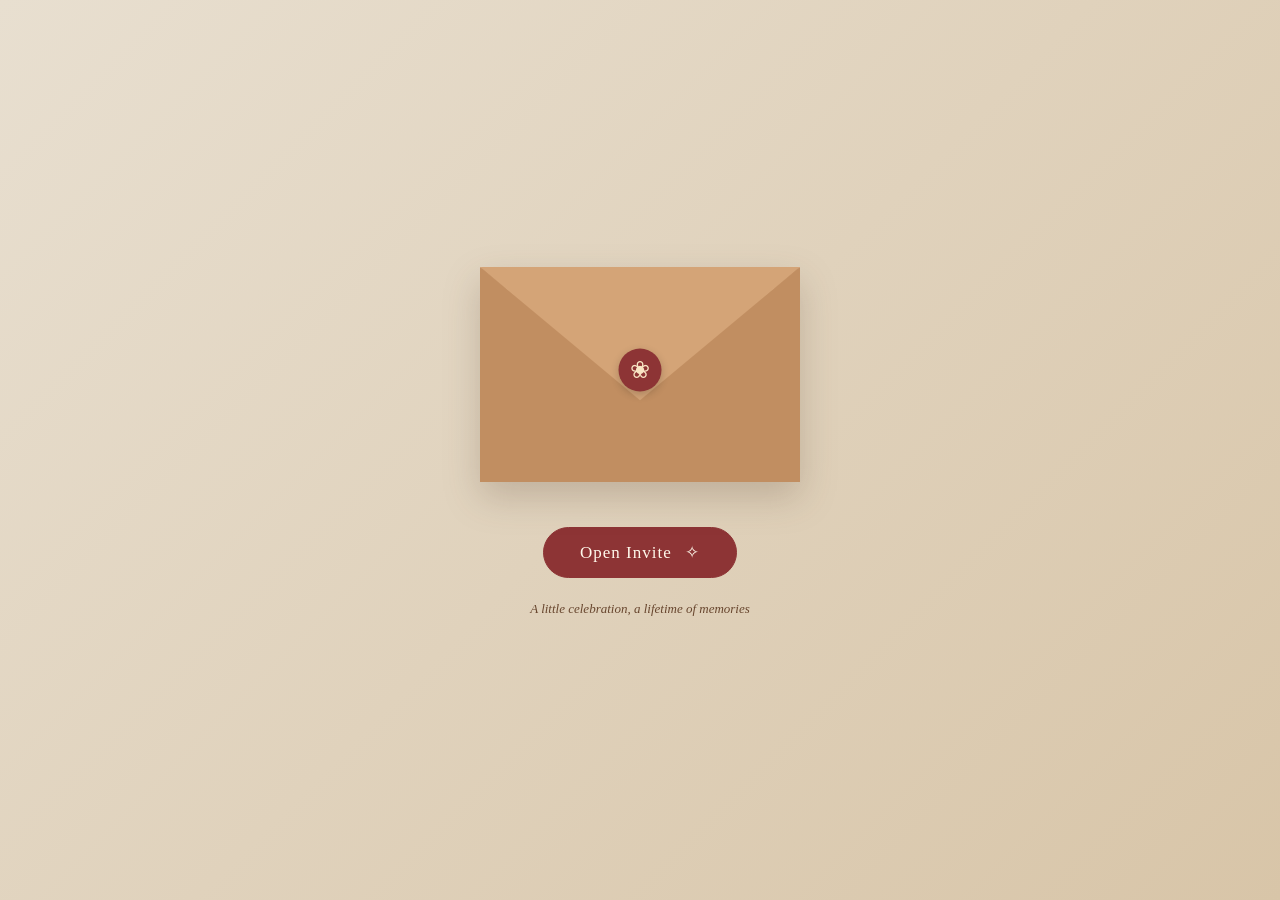
<file: index.html>
<!DOCTYPE html>
<html lang="en">
<head>
  <meta charset="UTF-8" />
  <meta name="viewport" content="width=device-width, initial-scale=1.0" />
  <meta name="theme-color" content="#f3eadb" />
  <title>Annaprasan Invitation</title>
  <link rel="preconnect" href="https://fonts.googleapis.com">
  <link rel="preconnect" href="https://fonts.gstatic.com" crossorigin>
  <link href="https://fonts.googleapis.com/css2?family=Cormorant+Garamond:wght@500;600;700&family=DM+Sans:wght@400;500;600&display=swap" rel="stylesheet">
  <link rel="stylesheet" href="css/styles.css" />
</head>
<body>
  <audio id="bgMusic" loop preload="auto">
    <source src="assets/background-music.aac" type="audio/mpeg">
  </audio>
  
<!-- ENVELOPE INTRO SCREEN -->
<div id="envelopeScreen" class="envelope-screen">
  <div class="envelope-container">

    <div class="envelope">
      <div class="envelope-back"></div>

      <div class="envelope-letter">
        <div class="letter-content">
          <p class="letter-eyebrow">A Special Invitation</p>
          <h1>You're Invited!</h1>
          <p>To celebrate a beautiful milestone in our little one's life.</p>
          <span class="letter-flower">❀</span>
        </div>
      </div>

      <div class="envelope-front"></div>
      <div class="envelope-flap"></div>

      <div class="envelope-seal">❀</div>
    </div>

    <button id="openInviteButton" class="open-invite-button">
      Open Invite <span>✧</span>
    </button>

    <p class="envelope-hint">A little celebration, a lifetime of memories</p>
  </div>
</div>

  <div id="invitationContent" style="display: none;">
  <div class="watermark" aria-hidden="true"></div>
  <header class="site-header">
    <a class="brand" href="#invitation" aria-label="Go to invitation">✿</a>
    <nav class="main-nav" aria-label="Main navigation">
      <a href="#invitation" data-en="Invitation" data-bn="আমন্ত্রণ">Invitation</a>
      <a href="#annaprasan" data-en="Annaprasan" data-bn="মুখেভাত">Annaprasan</a>
      <a href="#about" data-en="About Us" data-bn="আমাদের কথা">About Us</a>
      <a href="#venue" data-en="Venue & Date" data-bn="স্থান ও তারিখ">Venue &amp; Date</a>
    </nav>
    <button id="languageToggle" class="language-button" type="button" aria-pressed="false">Translate to Bengali</button>
    <button class="menu-toggle" id="menuToggle" type="button" aria-label="Toggle navigation" aria-expanded="false">☰</button>
    <button id="musicToggle"
            class="music-toggle is-off"
            aria-label="Play music"
            title="Play music">

        <span class="music-icon">♫</span>
        <span class="music-slash"></span>

    </button>
 
  <script>
document.addEventListener("DOMContentLoaded", function () {

    const music = document.getElementById("bgMusic");
    const toggle = document.getElementById("musicToggle");

    function updateButton(playing) {

        toggle.classList.toggle("is-off", !playing);

        toggle.setAttribute(
            "aria-label",
            playing ? "Turn music off" : "Play music"
        );

        toggle.setAttribute(
            "title",
            playing ? "Turn music off" : "Play music"
        );
    }

    // Attempt automatic playback when page opens
    music.play()
        .then(() => {
            updateButton(true);
        })
        .catch(() => {
            updateButton(false);
        });

    // Toggle music on click
    toggle.addEventListener("click", function () {

        if (music.paused) {

            music.play()
                .then(() => {
                    updateButton(true);
                })
                .catch(() => {
                    updateButton(false);
                });

        } else {

            music.pause();
            updateButton(false);

        }

    });

    // Keep icon synchronized with actual playback
    music.addEventListener("play", () => updateButton(true));
    music.addEventListener("pause", () => updateButton(false));

});
</script>
  </header>

  <main>
    <section id="invitation" class="section hero-section">
      <div class="section-inner hero-inner">
        <p class="eyebrow" data-en="A joyful family celebration" data-bn="আনন্দের পারিবারিক উৎসব">A joyful family celebration</p>
        <h1 data-en="A Little Spoonful of Tradition, A Lifetime of Blessings" data-bn="এক মুঠো আনন্দ, একরাশ আশীর্বাদ">A Little Spoonful of Tradition, A Lifetime of Blessings</h1>
        <div class="ornament" aria-hidden="true">❧ ❀ ❧</div>
        <p class="intro-copy" data-en="With hearts full of joy and gratitude, we invite you to join us as we celebrate a beautiful milestone in our little princess Shrinika’s life — her Annaprasan (Mukhe Bhaat).

As she takes her first little steps into a world of new tastes, traditions and countless adventures, we would be delighted to have your love, blessings and presence by our side.

Come, be a part of this special day and make our cherished memories even more beautiful"
          data-bn="অফুরন্ত আনন্দ ও কৃতজ্ঞতায় ভরা হৃদয় নিয়ে, আমাদের ছোট্ট রাজকন্যা শ্রিনিকার জীবনের এক সুন্দর মুহূর্ত—তার অন্নপ্রাশন (মুখে ভাত) উপলক্ষে আপনাদের সাদর আমন্ত্রণ জানাই।
নতুন নতুন স্বাদ, ঐতিহ্য আর অসংখ্য রঙিন অভিযানের জগতে আমাদের ছোট্ট সোনামণির প্রথম পদক্ষেপের এই শুভক্ষণে আপনাদের ভালোবাসা, আশীর্বাদ ও সান্নিধ্য আমাদের একান্ত কাম্য।
এই বিশেষ দিনটিকে আরও আনন্দময় ও স্মরণীয় করে তুলতে আপনাদের সপরিবারে উপস্থিতি আমাদের একান্তভাবে আনন্দিত করবে।
আসুন, আমাদের এই আনন্দের মুহূর্তের অংশীদার হোন এবং আপনাদের ভালোবাসা ও আশীর্বাদে আমাদের স্মৃতির ঝুলিকে আরও সুন্দর করে তুলুন।">With hearts full of joy and gratitude, we invite you to join us as we celebrate a beautiful milestone in our little princess Shrinika’s life — her Annaprasan (Mukhe Bhaat).

As she takes her first little steps into a world of new tastes, traditions and countless adventures, we would be delighted to have your love, blessings and presence by our side.

Come, be a part of this special day and make our cherished memories even more beautiful!</p>
        <a class="text-link" href="#venue" data-en="Join us for the celebration ↓" data-bn="উৎসবে যোগ দিন ↓">Join us for the celebration ↓</a>
      </div>
    </section>

<section id="annaprasan" class="section story-section">
  <div class="section-inner narrow">

    <p class="eyebrow"
       data-en="A cherished Bengali tradition"
       data-bn="একটি প্রিয় বাঙালি ঐতিহ্য">
      A cherished Bengali tradition
    </p>

    <h2 data-en="The meaning of Annaprasan"
        data-bn="অন্নপ্রাশনের তাৎপর্য">
      The meaning of Annaprasan
    </h2>

    <div class="ornament" aria-hidden="true">✧ ❀ ✧</div>

    <div class="story-scroll">

      <img
        src="assets/images/antique-scroll.png"
        alt="An ancient decorative parchment scroll"
        class="story-scroll-image"
      />

      <p class="story-scroll-text"
         data-en="Rooted in an ancient Indian tradition, Annaprasan (Mukhe Bhaat) marks a precious milestone in a child's life — the first taste of solid food. One of the sixteen sacred Sanskaras of Hindu tradition, this beautiful ceremony celebrates nourishment, growth and new beginnings.
Traditionally performed in the sixth month, the ritual welcomes a child's journey into the world of food with prayers for health, wisdom and prosperity.
Today, as our little princess Shrinika takes her first taste of rice, we celebrate not just a cherished tradition but the beginning of countless beautiful adventures.
May her life always be blessed with love, happiness, good health, wisdom and abundance!"
         data-bn="প্রাচীন ভারতীয় ঐতিহ্যের ধারায় অন্নপ্রাশন (মুখে ভাত) একটি শিশুর জীবনের অত্যন্ত আনন্দময় ও তাৎপর্যপূর্ণ মুহূর্ত—প্রথমবার কঠিন খাবারের স্বাদ গ্রহণ। হিন্দু ধর্মের ষোড়শ সংস্কারের অন্যতম এই পবিত্র অনুষ্ঠান শিশুর পুষ্টি, বেড়ে ওঠা ও নতুন জীবনের সূচনাকে উদযাপন করে।
প্রচলিত রীতি অনুযায়ী, শিশুর ষষ্ঠ মাসে এই অনুষ্ঠান পালিত হয়। এই শুভক্ষণে শিশুর সুস্বাস্থ্য, জ্ঞান, সমৃদ্ধি ও মঙ্গল কামনায় প্রার্থনা করা হয়।
আজ আমাদের ছোট্ট রাজকন্যা শ্রিনিকা যখন জীবনের প্রথমবার ভাতের স্বাদ গ্রহণ করবে, তখন আমরা শুধু একটি প্রাচীন ঐতিহ্যকেই উদযাপন করব না, বরং তার জীবনের অসংখ্য সুন্দর অভিযাত্রারও শুভ সূচনা করব।
তার জীবন ভালোবাসা, আনন্দ, সুস্বাস্থ্য, জ্ঞান ও প্রাচুর্যে পরিপূর্ণ হয়ে উঠুক—এই আমাদের আন্তরিক প্রার্থনা!">

Rooted in an ancient Indian tradition, Annaprasan (Mukhe Bhaat) marks a precious milestone in a child's life — the first taste of solid food. One of the sixteen sacred Sanskaras of Hindu tradition, this beautiful ceremony celebrates nourishment, growth and new beginnings.
Traditionally performed in the sixth month, the ritual welcomes a child's journey into the world of food with prayers for health, wisdom and prosperity.
Today, as our little princess Shrinika takes her first taste of rice, we celebrate not just a cherished tradition but the beginning of countless beautiful adventures.
May her life always be blessed with love, happiness, good health, wisdom and abundance!

      </p>

    </div>
  </div>
</section>

<style>
/* Remove borders from this section only */
#annaprasan,
#annaprasan .section-inner,
#annaprasan .story-scroll,
#annaprasan .story-scroll-image {
  border: none !important;
  outline: none !important;
  box-shadow: none !important;
}

/* Scroll layout */
#annaprasan .story-scroll {
  position: relative;
  max-width: 850px;
  margin: 30px auto;
  padding: 35px;
  background: transparent;
  border-radius: 0;
  overflow: hidden;
}

/* Scroll image with wrapping text */
#annaprasan .story-scroll-image {
  float: left;
  width: 35%;
  max-width: 260px;
  height: auto;
  margin: 5px 28px 18px 0;
  shape-outside: margin-box;
  border-radius: 0;
}

/* Story typography */
#annaprasan .story-scroll-text {
  font-family: Georgia, serif;
  font-size: 16px;
  line-height: 1.9;
  text-align: justify;
  white-space: pre-line;
}

/* Clear float after content */
#annaprasan .story-scroll::after {
  content: "";
  display: table;
  clear: both;
}

/* Mobile layout */
@media (max-width: 600px) {
  #annaprasan .story-scroll {
    padding: 15px 5px;
    margin: 20px auto;
  }

  #annaprasan .story-scroll-image {
    float: none;
    display: block;
    width: 70%;
    max-width: 220px;
    margin: 0 auto 22px;
  }

  #annaprasan .story-scroll-text {
    font-size: 14px;
    line-height: 1.8;
    text-align: left;
  }
}
</style>

    <section id="about" class="section about-section">
      <div class="section-inner">
        <p class="eyebrow" data-en="The people behind the celebration" data-bn="এই আনন্দের আপনজনেরা">The people behind the celebration</p>
        <h2 data-en="About Us" data-bn="আমাদের কথা">About Us</h2>
        <p class="section-lead" data-en="A few moments and memories from our little family." data-bn="আমাদের ছোট্ট পরিবারের কিছু মুহূর্ত ও স্মৃতি।">A few moments and memories from our little family.</p>
        <div id="photoGallery" class="photo-gallery" aria-live="polite"></div>
      </div>
    </section>

    <section id="venue" class="section venue-section">
      <div class="section-inner">
        <p class="eyebrow" data-en="Save the date" data-bn="তারিখটি মনে রাখুন">Save the date</p>
        <h2 data-en="Venue & Date" data-bn="স্থান ও তারিখ">Venue &amp; Date</h2>
        <div class="event-details">
          <div class="detail-card">
            <span class="detail-icon" aria-hidden="true">⌖</span>
            <h3 data-en="Venue" data-bn="অনুষ্ঠানের স্থান">Venue</h3>
            <p id="venueName">Test</p>
            <p id="venueAddress" class="muted"></p>
            <a id="mapLink" class="text-link" target="_blank" rel="noopener" href="https://www.google.com/maps/search/?api=1&query=Test">Open in Google Maps ↗</a>
          </div>
          <div class="detail-card">
            <span class="detail-icon" aria-hidden="true">◷</span>
            <h3 data-en="Date & Time" data-bn="তারিখ ও সময়">Date &amp; Time</h3>
            <p id="eventDate">13th December 2026 (Sunday)</p>
            <p id="eventTime" class="muted">11:00 AM onwards</p>
          </div>
        </div>
        <div class="map-wrap">
          <iframe id="venueMap" title="Map showing the event venue" loading="lazy"
            referrerpolicy="no-referrer-when-downgrade"
            src="https://www.google.com/maps?q=Test&output=embed"></iframe>
        </div>
        <div class="countdown-panel">
          <p class="eyebrow" data-en="Counting down to the big day" data-bn="বিশেষ দিনের অপেক্ষায়">Counting down to the big day</p>
          <div id="countdown" class="countdown" aria-live="polite">
            <div><strong id="days">—</strong><span data-en="Days" data-bn="দিন">Days</span></div>
            <div><strong id="hours">—</strong><span data-en="Hours" data-bn="ঘণ্টা">Hours</span></div>
            <div><strong id="minutes">—</strong><span data-en="Minutes" data-bn="মিনিট">Minutes</span></div>
            <div><strong id="seconds">—</strong><span data-en="Seconds" data-bn="সেকেন্ড">Seconds</span></div>
          </div>
          <p id="countdownMessage" class="muted"></p>
        </div>
      </div>
    </section>
  </main>

  <footer class="site-footer">
    <div class="footer-flower" aria-hidden="true">❀</div>
    <p data-en="Ritu, Shuvam and family will be awaiting your arrival on the auspicious day"
       data-bn="শুভ দিনে রিতু, শুভম ও পরিবার আপনাদের আগমনের অপেক্ষায় থাকবে।">Ritu, Shuvam and family will be awaiting your arrival on the auspicious day</p>
  </footer>

  <script src="js/config.js"></script>
  <script src="js/app.js"></script>
  <canvas id="snowfall"></canvas>
  <script>
document.addEventListener("DOMContentLoaded", function () {

    const canvas = document.getElementById("snowfall");
    const ctx = canvas.getContext("2d");

    let flakes = [];
    let animationId;
    let active = true;

    function resizeCanvas() {
        canvas.width = window.innerWidth;
        canvas.height = window.innerHeight;
    }

    resizeCanvas();
    window.addEventListener("resize", resizeCanvas);

    // Create snowflakes
    for (let i = 0; i < 90; i++) {
        flakes.push({
            x: Math.random() * canvas.width,
            y: Math.random() * canvas.height,
            radius: Math.random() * 3 + 1.5,
            speed: Math.random() * 2 + 1,
            drift: Math.random() * 1 - 0.5,
            opacity: Math.random() * 0.6 + 0.3
        });
    }

    function animateSnow() {
        if (!active) return;

        ctx.clearRect(0, 0, canvas.width, canvas.height);

        flakes.forEach(flake => {

            ctx.beginPath();
            ctx.arc(
                flake.x,
                flake.y,
                flake.radius,
                0,
                Math.PI * 2
            );

            ctx.fillStyle = "rgba(255, 255, 255, 0.95)";
            ctx.shadowBlur = 5;
            ctx.shadowColor = "white";
            ctx.fill();

            flake.y += flake.speed;
            flake.x += flake.drift;

            if (flake.y > canvas.height) {
                flake.y = -5;
                flake.x = Math.random() * canvas.width;
            }

            if (flake.x > canvas.width) flake.x = 0;
            if (flake.x < 0) flake.x = canvas.width;
        });

        animationId = requestAnimationFrame(animateSnow);
    }

    animateSnow();

    // Stop snowfall after 5 seconds
    setTimeout(() => {
        active = false;
        cancelAnimationFrame(animationId);
        ctx.clearRect(0, 0, canvas.width, canvas.height);
        canvas.remove();
        window.removeEventListener("resize", resizeCanvas);
    }, 5000);

});
</script>
</div>
</body>
</html>
</file>
<file: css/styles.css>
:root {
  --paper: #f3eadb;
  --paper-light: #fbf7ef;
  --ink: #46372c;
  --muted: #867566;
  --accent: #9b684d;
  --line: rgba(102, 75, 55, .2);
  --serif: "Cormorant Garamond", Georgia, serif;
  --sans: "DM Sans", Arial, sans-serif;
}
* { box-sizing: border-box; }
html { scroll-behavior: smooth; scroll-padding-top: 86px; }
body { margin: 0; background: var(--paper); color: var(--ink); font-family: var(--sans); line-height: 1.7; }
.watermark { position: fixed; inset: 0; z-index: -1; pointer-events: none; opacity: .055; background-image: var(--watermark-image); background-position: center; background-repeat: no-repeat; background-size: min(70vw, 680px); }
.site-header { position: sticky; top: 0; z-index: 20; display: flex; align-items: center; justify-content: space-between; gap: 22px; padding: 14px clamp(18px, 5vw, 72px); background: rgba(243,234,219,.94); border-bottom: 1px solid var(--line); backdrop-filter: blur(12px); }
.brand { color: var(--accent); font-size: 30px; text-decoration: none; line-height: 1; }
.main-nav { display: flex; justify-content: center; align-items: center; gap: clamp(14px, 3vw, 38px); flex: 1; }
.main-nav a { color: var(--ink); text-decoration: none; font-size: 12px; letter-spacing: .11em; text-transform: uppercase; white-space: nowrap; transition: color .2s; }
.main-nav a:hover, .main-nav a:focus { color: var(--accent); }
.language-button { border: 1px solid var(--accent); color: var(--accent); background: transparent; border-radius: 999px; padding: 9px 16px; font: 500 12px var(--sans); white-space: nowrap; cursor: pointer; }
.language-button:hover { color: var(--paper-light); background: var(--accent); }
.menu-toggle { display: none; border: 0; background: none; color: var(--ink); font-size: 24px; }
.section { padding: clamp(76px, 10vw, 140px) 24px; scroll-margin-top: 70px; }
.section-inner { width: min(1060px, 100%); margin: 0 auto; text-align: center; }
.hero-section { min-height: 690px; display: grid; place-items: center; background: radial-gradient(ellipse at center, rgba(255,250,241,.7), transparent 68%); }
.hero-inner { max-width: 850px; }
.eyebrow { margin: 0 0 12px; color: var(--accent); font-size: 11px; letter-spacing: .22em; text-transform: uppercase; font-weight: 600; }
h1, h2, h3 { font-family: var(--serif); font-weight: 600; line-height: 1.05; }
h1 { margin: 0; font-size: clamp(54px, 9vw, 104px); }
h2 { margin: 0 0 18px; font-size: clamp(42px, 6vw, 66px); }
h3 { margin: 8px 0; font-size: 30px; }
.ornament { margin: 25px 0; color: var(--accent); font-size: 23px; letter-spacing: .25em; }
.intro-copy { max-width: 700px; margin: 0 auto 26px; color: #665548; font-family: var(--serif); font-size: clamp(18px, 2vw, 22px); line-height: 1.65; }
.text-link { display: inline-block; color: var(--accent); font-size: 13px; text-decoration: none; border-bottom: 1px solid currentColor; padding-bottom: 3px; }
.narrow { max-width: 760px; }
.story-section { background: rgba(255,250,241,.55); }
.story-section p:not(.eyebrow) { color: #665548; font-family: var(--serif); font-size: 21px; line-height: 1.8; }
.section-lead { color: var(--muted); margin: 0 0 34px; }
.photo-gallery { display: grid; grid-template-columns: repeat(3, 1fr); gap: 18px; }
.photo-card { overflow: hidden; background: var(--paper-light); border: 1px solid var(--line); padding: 9px; box-shadow: 0 12px 30px rgba(70,55,44,.06); }
.photo-card img { display: block; width: 100%; aspect-ratio: 4 / 5; object-fit: cover; }
.photo-card figcaption { padding: 10px 4px 4px; color: var(--muted); font-family: var(--serif); font-size: 18px; }
.empty-gallery { grid-column: 1 / -1; padding: 35px; border: 1px dashed var(--line); color: var(--muted); }
.venue-section { background: rgba(255,250,241,.55); }
.event-details { display: grid; grid-template-columns: 1fr 1fr; gap: 18px; max-width: 800px; margin: 34px auto 26px; }
.detail-card { padding: 25px; border: 1px solid var(--line); background: rgba(251,247,239,.7); }
.detail-icon { color: var(--accent); font-size: 27px; }
.detail-card p { margin: 7px 0; font-family: var(--serif); font-size: 23px; }
.detail-card .muted, .muted { color: var(--muted); font-family: var(--sans); font-size: 13px; }
.map-wrap { max-width: 900px; height: 340px; margin: 0 auto; overflow: hidden; border: 8px solid var(--paper-light); box-shadow: 0 12px 35px rgba(70,55,44,.08); }
.map-wrap iframe { width: 100%; height: 100%; border: 0; }
.countdown-panel { margin: 54px auto 0; max-width: 760px; }
.countdown { display: grid; grid-template-columns: repeat(4, 1fr); gap: 12px; margin: 22px 0 10px; }
.countdown div { padding: 18px 8px; border: 1px solid var(--line); background: rgba(251,247,239,.65); }
.countdown strong { display: block; font-family: var(--serif); font-size: clamp(34px, 5vw, 52px); font-weight: 600; line-height: 1.1; }
.countdown span { display: block; margin-top: 6px; color: var(--muted); font-size: 10px; letter-spacing: .14em; text-transform: uppercase; }
.site-footer { padding: 48px 20px 58px; text-align: center; background: #e9ddca; color: #5d4939; }
.footer-flower { color: var(--accent); font-size: 27px; }
.site-footer p { max-width: 700px; margin: 10px auto 0; font-family: var(--serif); font-size: clamp(20px, 3vw, 27px); }
@media (max-width: 760px) {
  .site-header { flex-wrap: wrap; gap: 12px; }
  .brand { order: 1; }
  .language-button { order: 2; margin-left: auto; }
  .menu-toggle { display: block; order: 3; }
  .main-nav { display: none; order: 4; width: 100%; flex: 0 0 100%; flex-direction: column; align-items: stretch; gap: 0; padding: 8px 0; }
  .main-nav.open { display: flex; }
  .main-nav a { padding: 10px 4px; border-top: 1px solid var(--line); }
  .photo-gallery { grid-template-columns: repeat(2, 1fr); }
  .event-details { grid-template-columns: 1fr; }
  .map-wrap { height: 280px; }
}
@media (max-width: 440px) {
  .photo-gallery { grid-template-columns: 1fr; }
  .countdown { gap: 6px; }
  .countdown div { padding: 14px 3px; }
  .countdown span { font-size: 8px; letter-spacing: .07em; }
}

/* Translate + Music controls */
.header-actions {
    display: flex;
    align-items: center;
    justify-content: center;
    gap: 10px;
}

/* Music button */
.music-toggle {
    position: relative;
    display: inline-flex;
    align-items: center;
    justify-content: center;

    width: 40px;
    height: 40px;
    padding: 0;

    background: transparent;
    border: none;
    box-shadow: none;

    color: inherit;
    font-size: 25px;
    cursor: pointer;
    flex-shrink: 0;
}

/* Music note */
.music-icon {
    line-height: 1;
    font-family: Georgia, serif;
}

/* Slash shown when music is off */
.music-slash {
    display: none;
    position: absolute;

    width: 29px;
    height: 2px;

    background: currentColor;
    transform: rotate(-48deg);
    border-radius: 2px;
}

/* Off state */
.music-toggle.is-off .music-slash {
    display: block;
}

.music-toggle:hover {
    opacity: 0.75;
}

/* Mobile responsiveness */
@media (max-width: 600px) {
    .header-actions {
        gap: 6px;
    }

    .music-toggle {
        width: 34px;
        height: 34px;
        font-size: 22px;
    }
}

#snowfall {
    position: fixed;
    inset: 0;
    width: 100%;
    height: 100%;
    pointer-events: none;
    z-index: 99999;
}
/* Interactive family photo cards */
.photo-card {
  perspective: 1200px;
  cursor: pointer;
  min-height: 320px;
}

.photo-card-inner {
  position: relative;
  width: 100%;
  height: 100%;
  min-height: 320px;
  transform-style: preserve-3d;
  transition: transform 0.8s ease;
}

.photo-card-front,
.photo-card-back {
  position: absolute;
  inset: 0;
  width: 100%;
  height: 100%;
  min-height: 320px;
  border-radius: 14px;
  overflow: hidden;
  backface-visibility: hidden;
  -webkit-backface-visibility: hidden;
}

.photo-card-front {
  background: #fffaf0;
}

.photo-card-front img {
  width: 100%;
  height: 270px;
  object-fit: cover;
  display: block;
}

.photo-card-front figcaption {
  padding: 12px;
  text-align: center;
}

.photo-card-back {
  transform: rotateY(180deg);
  background: #f5e8ce;
  color: #513b2b;
  padding: 24px;
  box-sizing: border-box;
  display: flex;
  flex-direction: column;
  justify-content: center;
  text-align: center;
}

.photo-card-back h3 {
  font-family: Georgia, serif;
  margin-bottom: 14px;
}

.photo-card-back p {
  line-height: 1.7;
}

/* Rapid spin before flipping */
.photo-card.spinning .photo-card-inner {
  animation: photoRapidSpin 1s ease-in-out;
}

@keyframes photoRapidSpin {
  0%   { transform: rotateY(0deg) scale(1); }
  25%  { transform: rotateY(360deg) scale(1.05); }
  50%  { transform: rotateY(720deg) scale(1.05); }
  75%  { transform: rotateY(1080deg) scale(1.05); }
  100% { transform: rotateY(1440deg) scale(1); }
}

.photo-card.flipped .photo-card-inner {
  transform: rotateY(180deg);
}

@media (prefers-reduced-motion: reduce) {
  .photo-card.spinning .photo-card-inner {
    animation: none;
  }

  .photo-card-inner {
    transition: none;
  }
}


  /* Discourage image selection and dragging */
  img {
    -webkit-user-drag: none;
    -webkit-user-select: none;
    user-select: none;
  }

  /* Prevent text selection on photographs */
  .photo-card,
  .photo-card img {
    -webkit-user-select: none;
    user-select: none;
  }


/* =====================================
   ENVELOPE INTRO SCREEN
===================================== */

.envelope-screen {
  position: fixed;
  inset: 0;
  z-index: 100000;
  display: flex;
  align-items: center;
  justify-content: center;
  overflow: hidden;
  background: linear-gradient(135deg, #e8dfd0, #d8c5a8);
  transition: opacity 1s ease, visibility 1s ease;
}

.envelope-screen.hide {
  opacity: 0;
  visibility: hidden;
  pointer-events: none;
}

.envelope-container {
  text-align: center;
  width: min(90%, 420px);
}

.envelope {
  position: relative;
  width: 320px;
  height: 215px;
  max-width: 100%;
  margin: 0 auto 45px;
  perspective: 1000px;
  filter: drop-shadow(0 15px 18px rgba(65, 42, 25, 0.2));
}

.envelope-back {
  position: absolute;
  inset: 0;
  background: #a97850;
  border-radius: 5px;
}

.envelope-letter {
  position: absolute;
  left: 8%;
  top: 5%;
  width: 84%;
  height: 90%;
  background: #fffaf0;
  z-index: 2;
  transition: transform 1s ease;
  display: flex;
  justify-content: center;
  align-items: center;
}

.letter-content {
  padding: 15px;
  color: #68462e;
}

.letter-eyebrow {
  font-family: Georgia, serif;
  font-size: 12px;
  letter-spacing: 3px;
  text-transform: uppercase;
}

.letter-content h1 {
  font-family: Georgia, serif;
  font-size: 30px;
  margin: 12px 0;
}

.letter-content p {
  font-size: 13px;
  line-height: 1.6;
}

.letter-flower {
  font-size: 24px;
  color: #b88755;
}

.envelope-front {
  position: absolute;
  inset: 0;
  z-index: 3;
  background: #c18e61;
  clip-path: polygon(0 0, 50% 60%, 100% 0, 100% 100%, 0 100%);
}

.envelope-flap {
  position: absolute;
  inset: 0;
  z-index: 4;
  background: #d4a477;
  clip-path: polygon(0 0, 100% 0, 50% 62%);
  transform-origin: top center;
  transition: transform 0.8s ease;
}

.envelope-seal {
  position: absolute;
  z-index: 5;
  top: 48%;
  left: 50%;
  transform: translate(-50%, -50%);
  width: 43px;
  height: 43px;
  border-radius: 50%;
  background: #8d3435;
  color: #f8e4c4;
  display: flex;
  align-items: center;
  justify-content: center;
  font-size: 24px;
  box-shadow: 0 3px 8px rgba(0,0,0,0.2);
  transition: opacity 0.4s ease;
}

.open-invite-button {
  padding: 14px 36px;
  border: 1px solid #8d3435;
  border-radius: 30px;
  background: #8d3435;
  color: #fff8eb;
  font-family: Georgia, serif;
  font-size: 17px;
  cursor: pointer;
  letter-spacing: 1px;
  transition: all 0.3s ease;
}

.open-invite-button:hover {
  background: #6f292b;
  transform: translateY(-3px);
}

.open-invite-button span {
  margin-left: 8px;
}

.envelope-hint {
  margin-top: 20px;
  font-family: Georgia, serif;
  font-style: italic;
  color: #68462e;
  font-size: 13px;
}

/* Envelope opening animation */
.envelope-screen.opening .envelope-flap {
  transform: rotateX(180deg);
}

.envelope-screen.opening .envelope-seal {
  opacity: 0;
}

.envelope-screen.opening .envelope-letter {
  transform: translateY(-90px);
}

@media (max-width: 480px) {
  .envelope {
    width: 280px;
    height: 190px;
  }

  .letter-content h1 {
    font-size: 25px;
  }
}
</file>
